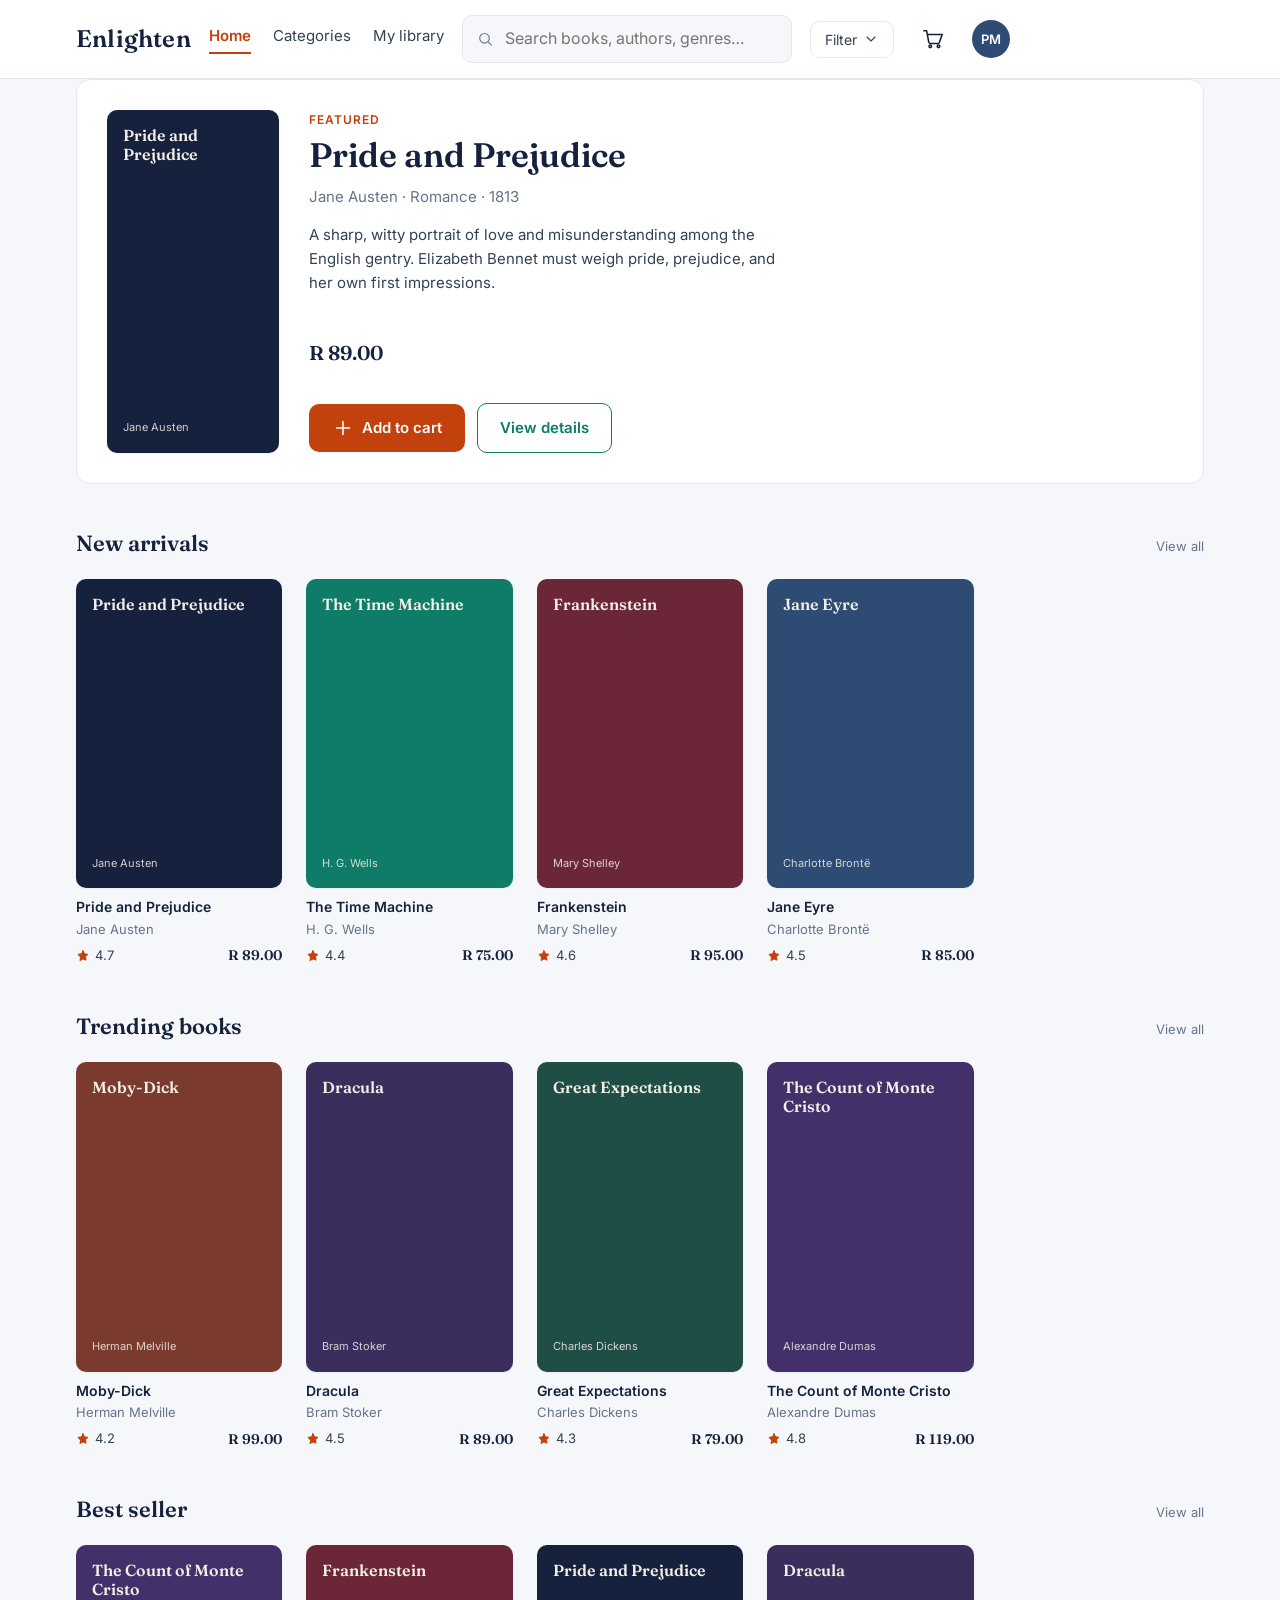
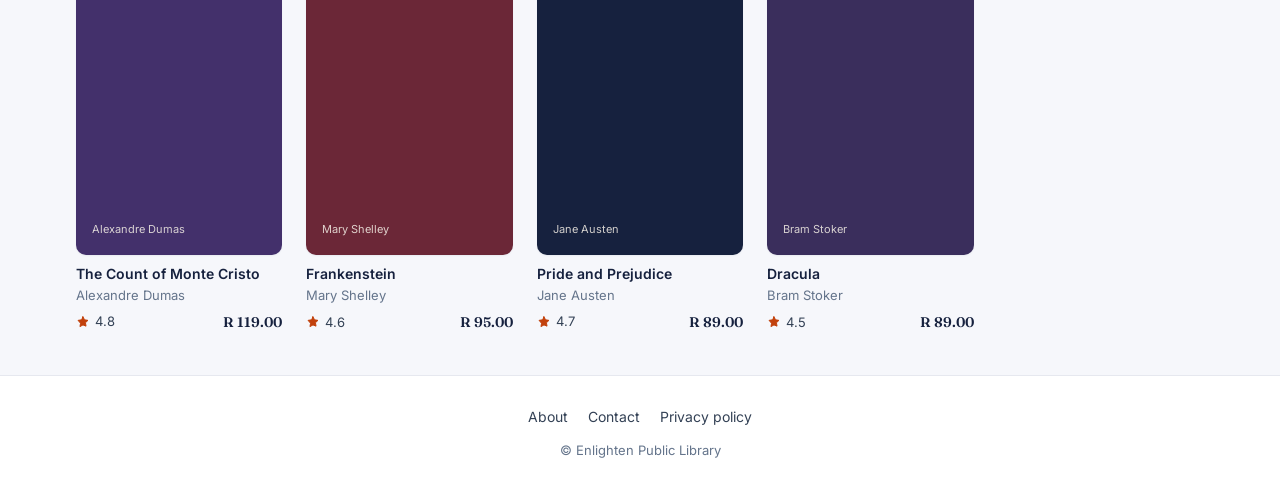
<file: index.html>
<!DOCTYPE html>
<html lang="en">
<head>
<meta charset="UTF-8">
<meta name="viewport" content="width=device-width, initial-scale=1">
<meta name="description" content="Enlighten - a public eBook library and store.">
<title>Enlighten - Public Library</title>
<link rel="preconnect" href="https://fonts.googleapis.com">
<link rel="preconnect" href="https://fonts.gstatic.com" crossorigin>
<link href="https://fonts.googleapis.com/css2?family=Fraunces:opsz,wght@9..144,500;9..144,600&family=Inter:wght@400;500;600&display=swap" rel="stylesheet">
<link rel="stylesheet" href="styles.css">
</head>
<body data-page="home">
<a class="skip-link" href="#main">Skip to content</a>

<header class="site-header">
  <div class="container header-inner">
    <button class="icon-btn burger" data-action="open-menu" aria-label="Open menu" aria-expanded="false">
      <svg viewBox="0 0 24 24" aria-hidden="true"><path d="M4 7h16M4 12h16M4 17h16"/></svg>
    </button>
    <a class="logo" href="index.html">Enlighten</a>
    <nav class="primary-nav" aria-label="Primary">
      <a href="index.html" data-nav="home">Home</a>
      <a href="categories.html" data-nav="categories">Categories</a>
      <a href="library.html" data-nav="library">My library</a>
    </nav>
    <label class="search">
      <svg viewBox="0 0 24 24" aria-hidden="true"><circle cx="11" cy="11" r="7"/><path d="M21 21l-4.3-4.3"/></svg>
      <input type="search" placeholder="Search books, authors, genres…" aria-label="Search the catalogue">
    </label>
    <button class="filter-btn">Filter <svg viewBox="0 0 24 24" aria-hidden="true"><path d="M6 9l6 6 6-6"/></svg></button>
    <a class="icon-btn cart-btn" href="cart.html" aria-label="View cart">
      <svg viewBox="0 0 24 24" aria-hidden="true"><circle cx="9" cy="20" r="1.4"/><circle cx="18" cy="20" r="1.4"/><path d="M2 3h3l2.4 12.4a2 2 0 0 0 2 1.6h7.7a2 2 0 0 0 2-1.6L22 7H6"/></svg>
      <span class="cart-count empty" id="cartCount" aria-hidden="true">0</span>
    </a>
    <span class="avatar" title="Phatsimo">PM</span>
  </div>
</header>

<nav class="drawer nav-drawer" id="navDrawer" aria-label="Mobile menu" aria-hidden="true">
  <button class="icon-btn drawer-close" data-action="close-menu" aria-label="Close menu">
    <svg viewBox="0 0 24 24" aria-hidden="true"><path d="M6 6l12 12M18 6L6 18"/></svg>
  </button>
  <span class="logo">Enlighten</span>
  <a href="index.html" data-nav="home">Home</a>
  <a href="categories.html" data-nav="categories">Categories</a>
  <a href="library.html" data-nav="library">My library</a>
  <a href="cart.html">Cart</a>
</nav>

<div class="scrim" id="scrim" data-action="close-menu" hidden></div>

<main id="main" class="container"></main>

<footer class="site-footer">
  <div class="container footer-inner">
    <nav class="footer-links" aria-label="Footer">
      <a href="about.html">About</a>
      <a href="contact.html">Contact</a>
      <a href="privacy.html">Privacy policy</a>
    </nav>
    <p class="footer-copy">© Enlighten Public Library</p>
  </div>
</footer>

<div class="toast" id="toast" role="status" aria-live="polite"></div>

<script src="data.js"></script>
<script src="app.js"></script>
</body>
</html>
</file>
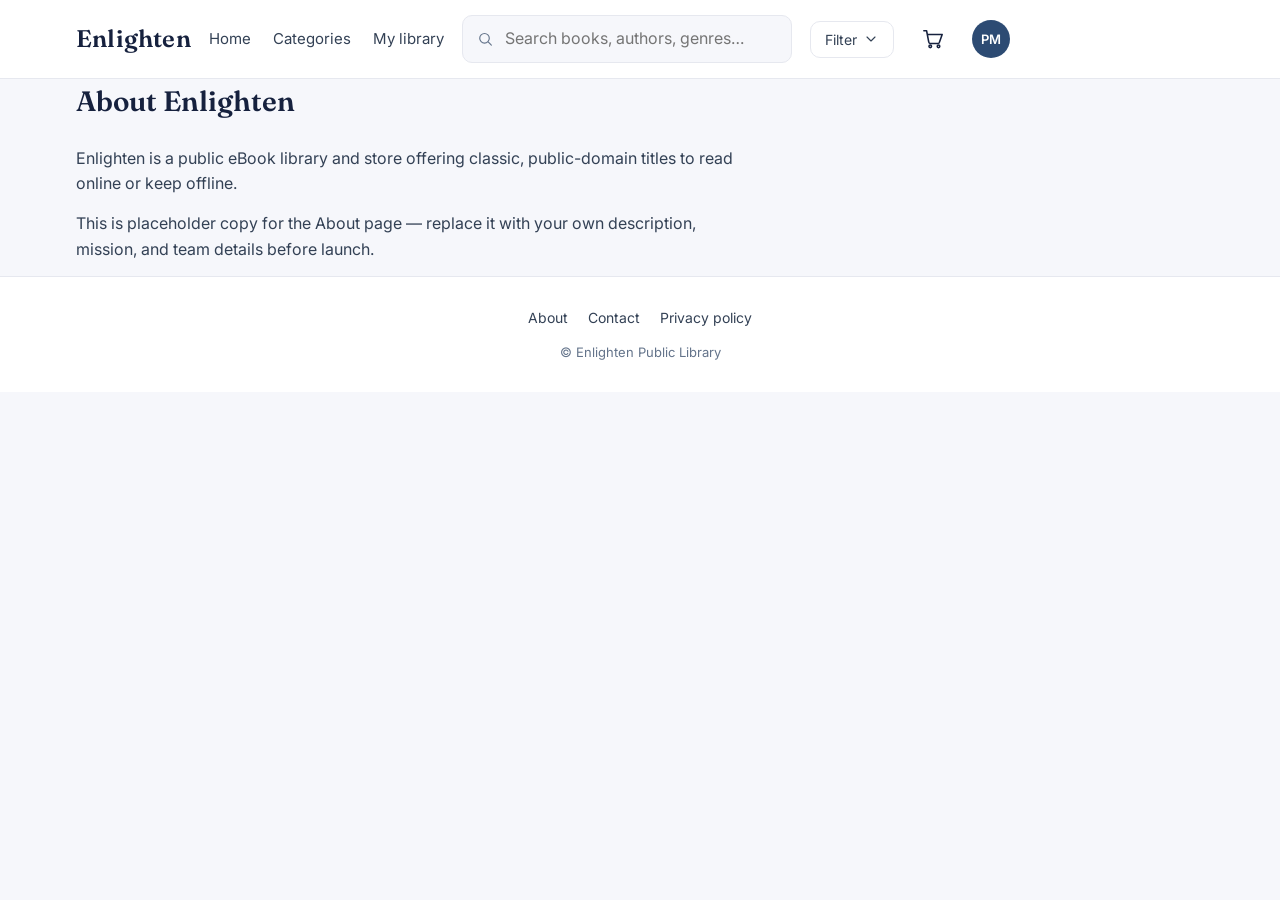
<file: about.html>
<!DOCTYPE html>
<html lang="en">
<head>
<meta charset="UTF-8">
<meta name="viewport" content="width=device-width, initial-scale=1">
<meta name="description" content="Enlighten - a public eBook library and store.">
<title>About - Enlighten</title>
<link rel="preconnect" href="https://fonts.googleapis.com">
<link rel="preconnect" href="https://fonts.gstatic.com" crossorigin>
<link href="https://fonts.googleapis.com/css2?family=Fraunces:opsz,wght@9..144,500;9..144,600&family=Inter:wght@400;500;600&display=swap" rel="stylesheet">
<link rel="stylesheet" href="styles.css">
</head>
<body data-page="about">
<a class="skip-link" href="#main">Skip to content</a>

<header class="site-header">
  <div class="container header-inner">
    <button class="icon-btn burger" data-action="open-menu" aria-label="Open menu" aria-expanded="false">
      <svg viewBox="0 0 24 24" aria-hidden="true"><path d="M4 7h16M4 12h16M4 17h16"/></svg>
    </button>
    <a class="logo" href="index.html">Enlighten</a>
    <nav class="primary-nav" aria-label="Primary">
      <a href="index.html" data-nav="home">Home</a>
      <a href="categories.html" data-nav="categories">Categories</a>
      <a href="library.html" data-nav="library">My library</a>
    </nav>
    <label class="search">
      <svg viewBox="0 0 24 24" aria-hidden="true"><circle cx="11" cy="11" r="7"/><path d="M21 21l-4.3-4.3"/></svg>
      <input type="search" placeholder="Search books, authors, genres…" aria-label="Search the catalogue">
    </label>
    <button class="filter-btn">Filter <svg viewBox="0 0 24 24" aria-hidden="true"><path d="M6 9l6 6 6-6"/></svg></button>
    <a class="icon-btn cart-btn" href="cart.html" aria-label="View cart">
      <svg viewBox="0 0 24 24" aria-hidden="true"><circle cx="9" cy="20" r="1.4"/><circle cx="18" cy="20" r="1.4"/><path d="M2 3h3l2.4 12.4a2 2 0 0 0 2 1.6h7.7a2 2 0 0 0 2-1.6L22 7H6"/></svg>
      <span class="cart-count empty" id="cartCount" aria-hidden="true">0</span>
    </a>
    <span class="avatar" title="Phatsimo">PM</span>
  </div>
</header>

<nav class="drawer nav-drawer" id="navDrawer" aria-label="Mobile menu" aria-hidden="true">
  <button class="icon-btn drawer-close" data-action="close-menu" aria-label="Close menu">
    <svg viewBox="0 0 24 24" aria-hidden="true"><path d="M6 6l12 12M18 6L6 18"/></svg>
  </button>
  <span class="logo">Enlighten</span>
  <a href="index.html" data-nav="home">Home</a>
  <a href="categories.html" data-nav="categories">Categories</a>
  <a href="library.html" data-nav="library">My library</a>
  <a href="cart.html">Cart</a>
</nav>

<div class="scrim" id="scrim" data-action="close-menu" hidden></div>

<main id="main" class="container"><h1 class="page-title">About Enlighten</h1>
    <div class="prose">
      <p>Enlighten is a public eBook library and store offering classic, public-domain titles
      to read online or keep offline.</p>
      <p>This is placeholder copy for the About page — replace it with your own description,
      mission, and team details before launch.</p>
    </div></main>

<footer class="site-footer">
  <div class="container footer-inner">
    <nav class="footer-links" aria-label="Footer">
      <a href="about.html">About</a>
      <a href="contact.html">Contact</a>
      <a href="privacy.html">Privacy policy</a>
    </nav>
    <p class="footer-copy">© Enlighten Public Library</p>
  </div>
</footer>

<div class="toast" id="toast" role="status" aria-live="polite"></div>

<script src="data.js"></script>
<script src="app.js"></script>
</body>
</html>
</file>
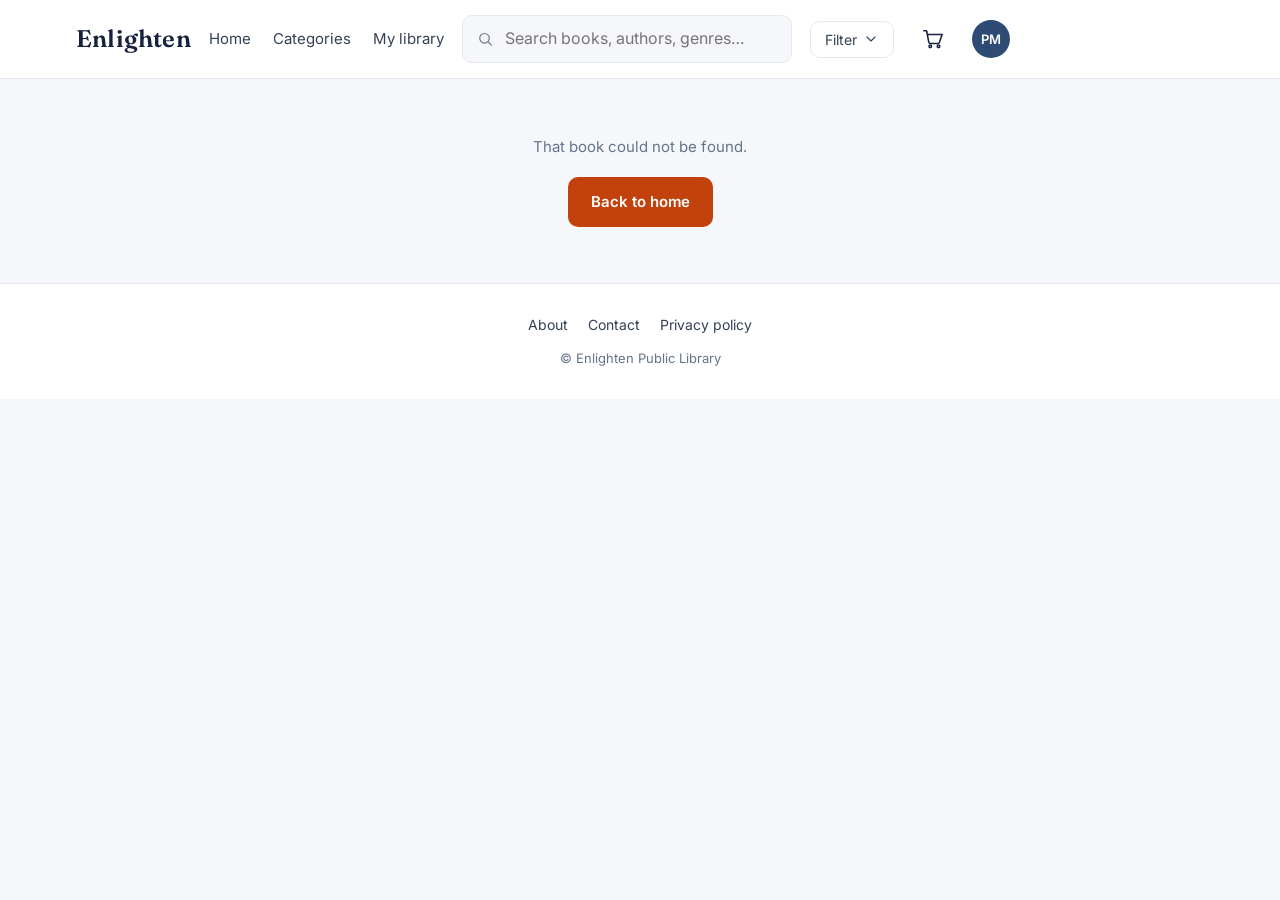
<file: book.html>
<!DOCTYPE html>
<html lang="en">
<head>
<meta charset="UTF-8">
<meta name="viewport" content="width=device-width, initial-scale=1">
<meta name="description" content="Enlighten - a public eBook library and store.">
<title>Book - Enlighten</title>
<link rel="preconnect" href="https://fonts.googleapis.com">
<link rel="preconnect" href="https://fonts.gstatic.com" crossorigin>
<link href="https://fonts.googleapis.com/css2?family=Fraunces:opsz,wght@9..144,500;9..144,600&family=Inter:wght@400;500;600&display=swap" rel="stylesheet">
<link rel="stylesheet" href="styles.css">
</head>
<body data-page="book">
<a class="skip-link" href="#main">Skip to content</a>

<header class="site-header">
  <div class="container header-inner">
    <button class="icon-btn burger" data-action="open-menu" aria-label="Open menu" aria-expanded="false">
      <svg viewBox="0 0 24 24" aria-hidden="true"><path d="M4 7h16M4 12h16M4 17h16"/></svg>
    </button>
    <a class="logo" href="index.html">Enlighten</a>
    <nav class="primary-nav" aria-label="Primary">
      <a href="index.html" data-nav="home">Home</a>
      <a href="categories.html" data-nav="categories">Categories</a>
      <a href="library.html" data-nav="library">My library</a>
    </nav>
    <label class="search">
      <svg viewBox="0 0 24 24" aria-hidden="true"><circle cx="11" cy="11" r="7"/><path d="M21 21l-4.3-4.3"/></svg>
      <input type="search" placeholder="Search books, authors, genres…" aria-label="Search the catalogue">
    </label>
    <button class="filter-btn">Filter <svg viewBox="0 0 24 24" aria-hidden="true"><path d="M6 9l6 6 6-6"/></svg></button>
    <a class="icon-btn cart-btn" href="cart.html" aria-label="View cart">
      <svg viewBox="0 0 24 24" aria-hidden="true"><circle cx="9" cy="20" r="1.4"/><circle cx="18" cy="20" r="1.4"/><path d="M2 3h3l2.4 12.4a2 2 0 0 0 2 1.6h7.7a2 2 0 0 0 2-1.6L22 7H6"/></svg>
      <span class="cart-count empty" id="cartCount" aria-hidden="true">0</span>
    </a>
    <span class="avatar" title="Phatsimo">PM</span>
  </div>
</header>

<nav class="drawer nav-drawer" id="navDrawer" aria-label="Mobile menu" aria-hidden="true">
  <button class="icon-btn drawer-close" data-action="close-menu" aria-label="Close menu">
    <svg viewBox="0 0 24 24" aria-hidden="true"><path d="M6 6l12 12M18 6L6 18"/></svg>
  </button>
  <span class="logo">Enlighten</span>
  <a href="index.html" data-nav="home">Home</a>
  <a href="categories.html" data-nav="categories">Categories</a>
  <a href="library.html" data-nav="library">My library</a>
  <a href="cart.html">Cart</a>
</nav>

<div class="scrim" id="scrim" data-action="close-menu" hidden></div>

<main id="main" class="container"></main>

<footer class="site-footer">
  <div class="container footer-inner">
    <nav class="footer-links" aria-label="Footer">
      <a href="about.html">About</a>
      <a href="contact.html">Contact</a>
      <a href="privacy.html">Privacy policy</a>
    </nav>
    <p class="footer-copy">© Enlighten Public Library</p>
  </div>
</footer>

<div class="toast" id="toast" role="status" aria-live="polite"></div>

<script src="data.js"></script>
<script src="app.js"></script>
</body>
</html>
</file>
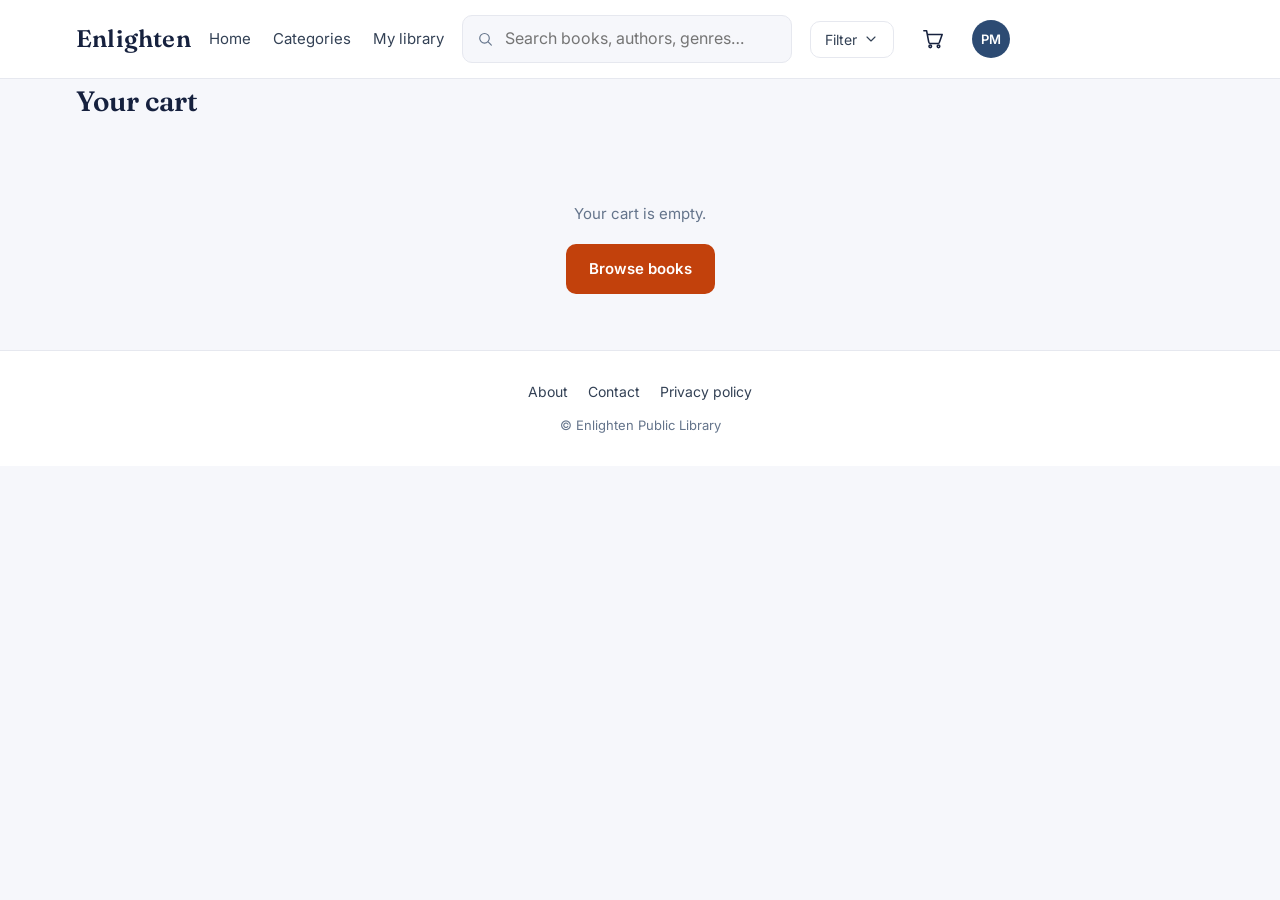
<file: cart.html>
<!DOCTYPE html>
<html lang="en">
<head>
<meta charset="UTF-8">
<meta name="viewport" content="width=device-width, initial-scale=1">
<meta name="description" content="Enlighten - a public eBook library and store.">
<title>Your cart - Enlighten</title>
<link rel="preconnect" href="https://fonts.googleapis.com">
<link rel="preconnect" href="https://fonts.gstatic.com" crossorigin>
<link href="https://fonts.googleapis.com/css2?family=Fraunces:opsz,wght@9..144,500;9..144,600&family=Inter:wght@400;500;600&display=swap" rel="stylesheet">
<link rel="stylesheet" href="styles.css">
</head>
<body data-page="cart">
<a class="skip-link" href="#main">Skip to content</a>

<header class="site-header">
  <div class="container header-inner">
    <button class="icon-btn burger" data-action="open-menu" aria-label="Open menu" aria-expanded="false">
      <svg viewBox="0 0 24 24" aria-hidden="true"><path d="M4 7h16M4 12h16M4 17h16"/></svg>
    </button>
    <a class="logo" href="index.html">Enlighten</a>
    <nav class="primary-nav" aria-label="Primary">
      <a href="index.html" data-nav="home">Home</a>
      <a href="categories.html" data-nav="categories">Categories</a>
      <a href="library.html" data-nav="library">My library</a>
    </nav>
    <label class="search">
      <svg viewBox="0 0 24 24" aria-hidden="true"><circle cx="11" cy="11" r="7"/><path d="M21 21l-4.3-4.3"/></svg>
      <input type="search" placeholder="Search books, authors, genres…" aria-label="Search the catalogue">
    </label>
    <button class="filter-btn">Filter <svg viewBox="0 0 24 24" aria-hidden="true"><path d="M6 9l6 6 6-6"/></svg></button>
    <a class="icon-btn cart-btn" href="cart.html" aria-label="View cart">
      <svg viewBox="0 0 24 24" aria-hidden="true"><circle cx="9" cy="20" r="1.4"/><circle cx="18" cy="20" r="1.4"/><path d="M2 3h3l2.4 12.4a2 2 0 0 0 2 1.6h7.7a2 2 0 0 0 2-1.6L22 7H6"/></svg>
      <span class="cart-count empty" id="cartCount" aria-hidden="true">0</span>
    </a>
    <span class="avatar" title="Phatsimo">PM</span>
  </div>
</header>

<nav class="drawer nav-drawer" id="navDrawer" aria-label="Mobile menu" aria-hidden="true">
  <button class="icon-btn drawer-close" data-action="close-menu" aria-label="Close menu">
    <svg viewBox="0 0 24 24" aria-hidden="true"><path d="M6 6l12 12M18 6L6 18"/></svg>
  </button>
  <span class="logo">Enlighten</span>
  <a href="index.html" data-nav="home">Home</a>
  <a href="categories.html" data-nav="categories">Categories</a>
  <a href="library.html" data-nav="library">My library</a>
  <a href="cart.html">Cart</a>
</nav>

<div class="scrim" id="scrim" data-action="close-menu" hidden></div>

<main id="main" class="container"></main>

<footer class="site-footer">
  <div class="container footer-inner">
    <nav class="footer-links" aria-label="Footer">
      <a href="about.html">About</a>
      <a href="contact.html">Contact</a>
      <a href="privacy.html">Privacy policy</a>
    </nav>
    <p class="footer-copy">© Enlighten Public Library</p>
  </div>
</footer>

<div class="toast" id="toast" role="status" aria-live="polite"></div>

<script src="data.js"></script>
<script src="app.js"></script>
</body>
</html>
</file>
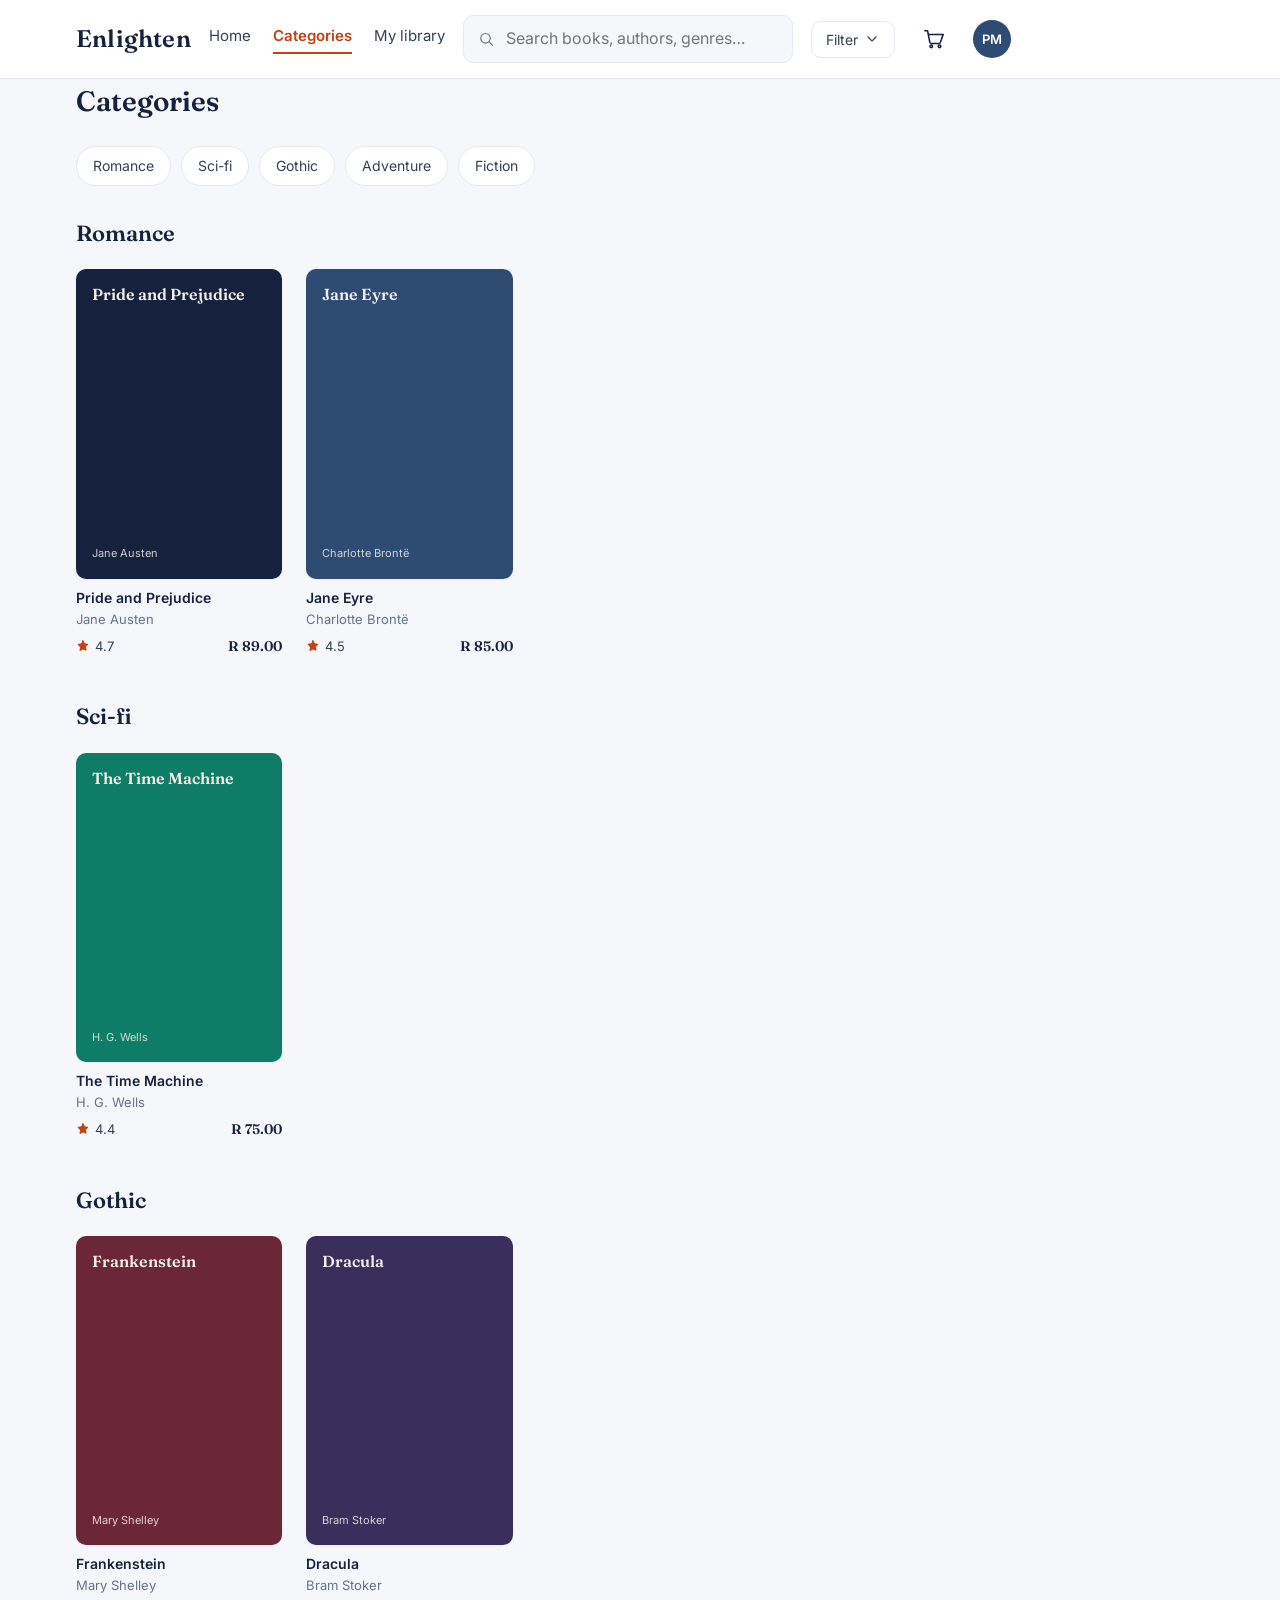
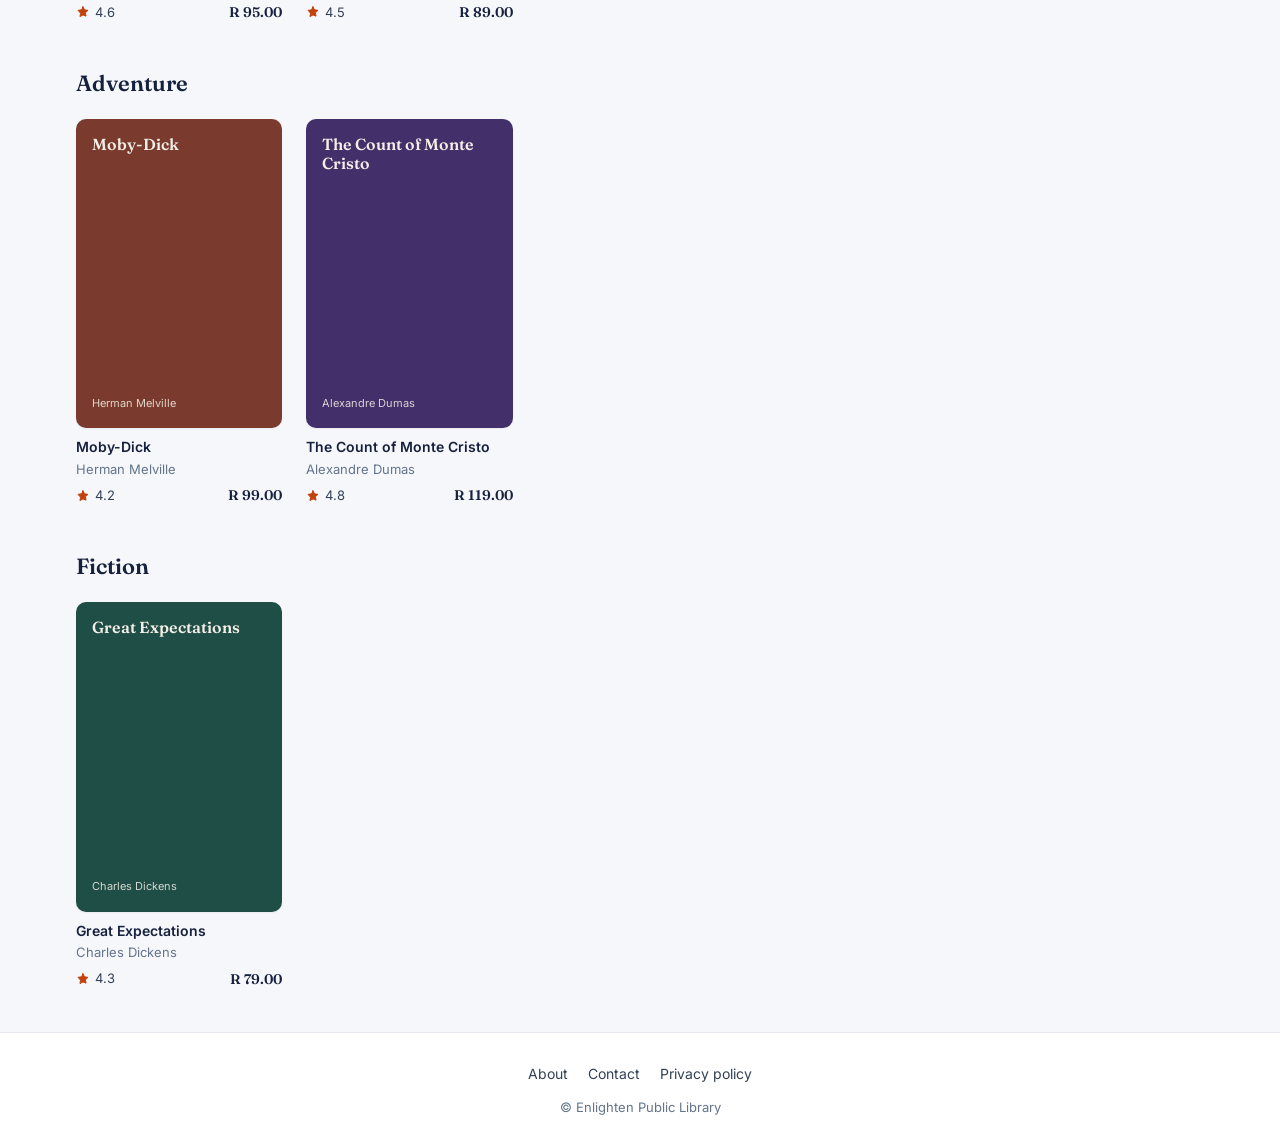
<file: categories.html>
<!DOCTYPE html>
<html lang="en">
<head>
<meta charset="UTF-8">
<meta name="viewport" content="width=device-width, initial-scale=1">
<meta name="description" content="Enlighten - a public eBook library and store.">
<title>Categories - Enlighten</title>
<link rel="preconnect" href="https://fonts.googleapis.com">
<link rel="preconnect" href="https://fonts.gstatic.com" crossorigin>
<link href="https://fonts.googleapis.com/css2?family=Fraunces:opsz,wght@9..144,500;9..144,600&family=Inter:wght@400;500;600&display=swap" rel="stylesheet">
<link rel="stylesheet" href="styles.css">
</head>
<body data-page="categories">
<a class="skip-link" href="#main">Skip to content</a>

<header class="site-header">
  <div class="container header-inner">
    <button class="icon-btn burger" data-action="open-menu" aria-label="Open menu" aria-expanded="false">
      <svg viewBox="0 0 24 24" aria-hidden="true"><path d="M4 7h16M4 12h16M4 17h16"/></svg>
    </button>
    <a class="logo" href="index.html">Enlighten</a>
    <nav class="primary-nav" aria-label="Primary">
      <a href="index.html" data-nav="home">Home</a>
      <a href="categories.html" data-nav="categories">Categories</a>
      <a href="library.html" data-nav="library">My library</a>
    </nav>
    <label class="search">
      <svg viewBox="0 0 24 24" aria-hidden="true"><circle cx="11" cy="11" r="7"/><path d="M21 21l-4.3-4.3"/></svg>
      <input type="search" placeholder="Search books, authors, genres…" aria-label="Search the catalogue">
    </label>
    <button class="filter-btn">Filter <svg viewBox="0 0 24 24" aria-hidden="true"><path d="M6 9l6 6 6-6"/></svg></button>
    <a class="icon-btn cart-btn" href="cart.html" aria-label="View cart">
      <svg viewBox="0 0 24 24" aria-hidden="true"><circle cx="9" cy="20" r="1.4"/><circle cx="18" cy="20" r="1.4"/><path d="M2 3h3l2.4 12.4a2 2 0 0 0 2 1.6h7.7a2 2 0 0 0 2-1.6L22 7H6"/></svg>
      <span class="cart-count empty" id="cartCount" aria-hidden="true">0</span>
    </a>
    <span class="avatar" title="Phatsimo">PM</span>
  </div>
</header>

<nav class="drawer nav-drawer" id="navDrawer" aria-label="Mobile menu" aria-hidden="true">
  <button class="icon-btn drawer-close" data-action="close-menu" aria-label="Close menu">
    <svg viewBox="0 0 24 24" aria-hidden="true"><path d="M6 6l12 12M18 6L6 18"/></svg>
  </button>
  <span class="logo">Enlighten</span>
  <a href="index.html" data-nav="home">Home</a>
  <a href="categories.html" data-nav="categories">Categories</a>
  <a href="library.html" data-nav="library">My library</a>
  <a href="cart.html">Cart</a>
</nav>

<div class="scrim" id="scrim" data-action="close-menu" hidden></div>

<main id="main" class="container"></main>

<footer class="site-footer">
  <div class="container footer-inner">
    <nav class="footer-links" aria-label="Footer">
      <a href="about.html">About</a>
      <a href="contact.html">Contact</a>
      <a href="privacy.html">Privacy policy</a>
    </nav>
    <p class="footer-copy">© Enlighten Public Library</p>
  </div>
</footer>

<div class="toast" id="toast" role="status" aria-live="polite"></div>

<script src="data.js"></script>
<script src="app.js"></script>
</body>
</html>
</file>
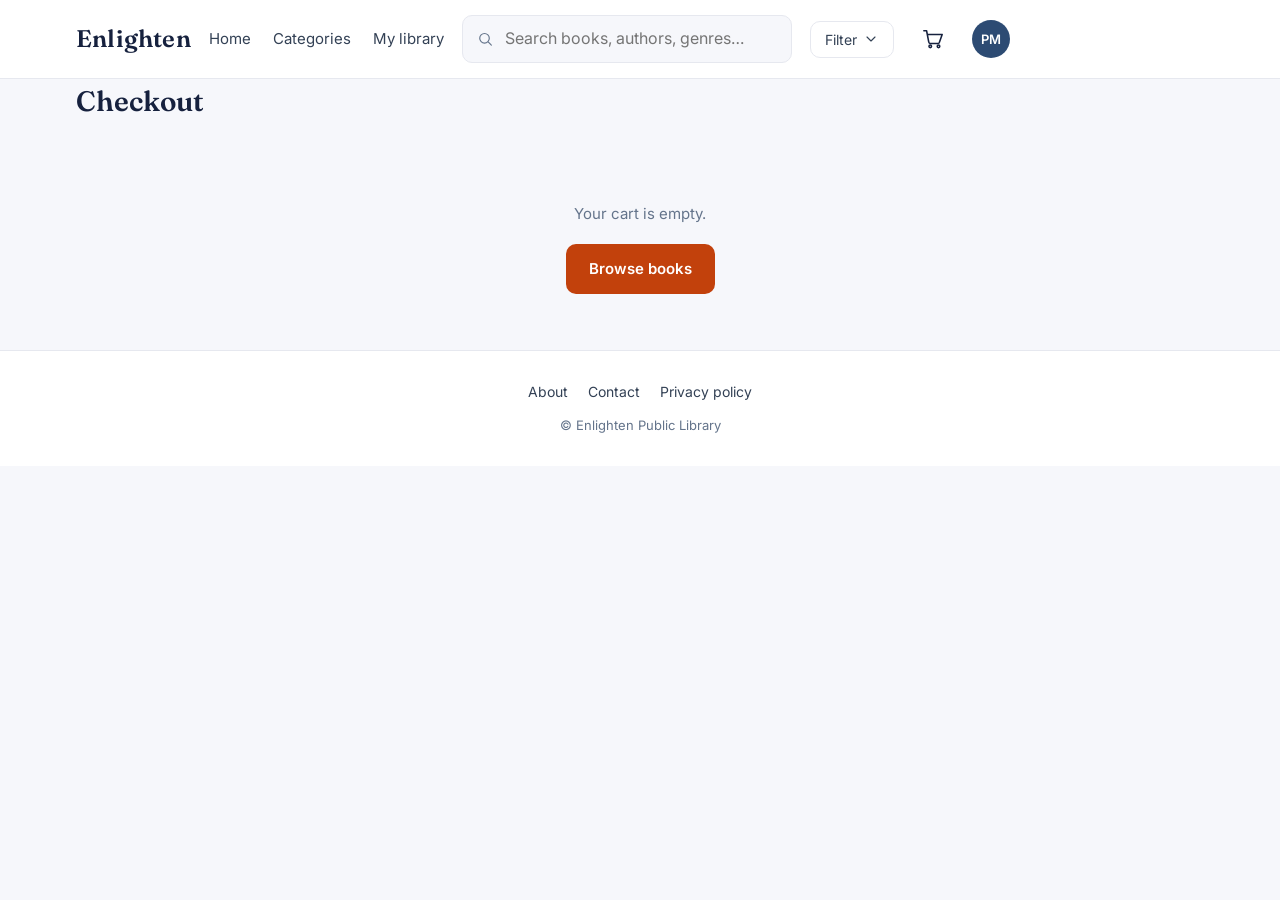
<file: checkout.html>
<!DOCTYPE html>
<html lang="en">
<head>
<meta charset="UTF-8">
<meta name="viewport" content="width=device-width, initial-scale=1">
<meta name="description" content="Enlighten - a public eBook library and store.">
<title>Checkout - Enlighten</title>
<link rel="preconnect" href="https://fonts.googleapis.com">
<link rel="preconnect" href="https://fonts.gstatic.com" crossorigin>
<link href="https://fonts.googleapis.com/css2?family=Fraunces:opsz,wght@9..144,500;9..144,600&family=Inter:wght@400;500;600&display=swap" rel="stylesheet">
<link rel="stylesheet" href="styles.css">
</head>
<body data-page="checkout">
<a class="skip-link" href="#main">Skip to content</a>

<header class="site-header">
  <div class="container header-inner">
    <button class="icon-btn burger" data-action="open-menu" aria-label="Open menu" aria-expanded="false">
      <svg viewBox="0 0 24 24" aria-hidden="true"><path d="M4 7h16M4 12h16M4 17h16"/></svg>
    </button>
    <a class="logo" href="index.html">Enlighten</a>
    <nav class="primary-nav" aria-label="Primary">
      <a href="index.html" data-nav="home">Home</a>
      <a href="categories.html" data-nav="categories">Categories</a>
      <a href="library.html" data-nav="library">My library</a>
    </nav>
    <label class="search">
      <svg viewBox="0 0 24 24" aria-hidden="true"><circle cx="11" cy="11" r="7"/><path d="M21 21l-4.3-4.3"/></svg>
      <input type="search" placeholder="Search books, authors, genres…" aria-label="Search the catalogue">
    </label>
    <button class="filter-btn">Filter <svg viewBox="0 0 24 24" aria-hidden="true"><path d="M6 9l6 6 6-6"/></svg></button>
    <a class="icon-btn cart-btn" href="cart.html" aria-label="View cart">
      <svg viewBox="0 0 24 24" aria-hidden="true"><circle cx="9" cy="20" r="1.4"/><circle cx="18" cy="20" r="1.4"/><path d="M2 3h3l2.4 12.4a2 2 0 0 0 2 1.6h7.7a2 2 0 0 0 2-1.6L22 7H6"/></svg>
      <span class="cart-count empty" id="cartCount" aria-hidden="true">0</span>
    </a>
    <span class="avatar" title="Phatsimo">PM</span>
  </div>
</header>

<nav class="drawer nav-drawer" id="navDrawer" aria-label="Mobile menu" aria-hidden="true">
  <button class="icon-btn drawer-close" data-action="close-menu" aria-label="Close menu">
    <svg viewBox="0 0 24 24" aria-hidden="true"><path d="M6 6l12 12M18 6L6 18"/></svg>
  </button>
  <span class="logo">Enlighten</span>
  <a href="index.html" data-nav="home">Home</a>
  <a href="categories.html" data-nav="categories">Categories</a>
  <a href="library.html" data-nav="library">My library</a>
  <a href="cart.html">Cart</a>
</nav>

<div class="scrim" id="scrim" data-action="close-menu" hidden></div>

<main id="main" class="container"></main>

<footer class="site-footer">
  <div class="container footer-inner">
    <nav class="footer-links" aria-label="Footer">
      <a href="about.html">About</a>
      <a href="contact.html">Contact</a>
      <a href="privacy.html">Privacy policy</a>
    </nav>
    <p class="footer-copy">© Enlighten Public Library</p>
  </div>
</footer>

<div class="toast" id="toast" role="status" aria-live="polite"></div>

<script src="data.js"></script>
<script src="app.js"></script>
</body>
</html>
</file>
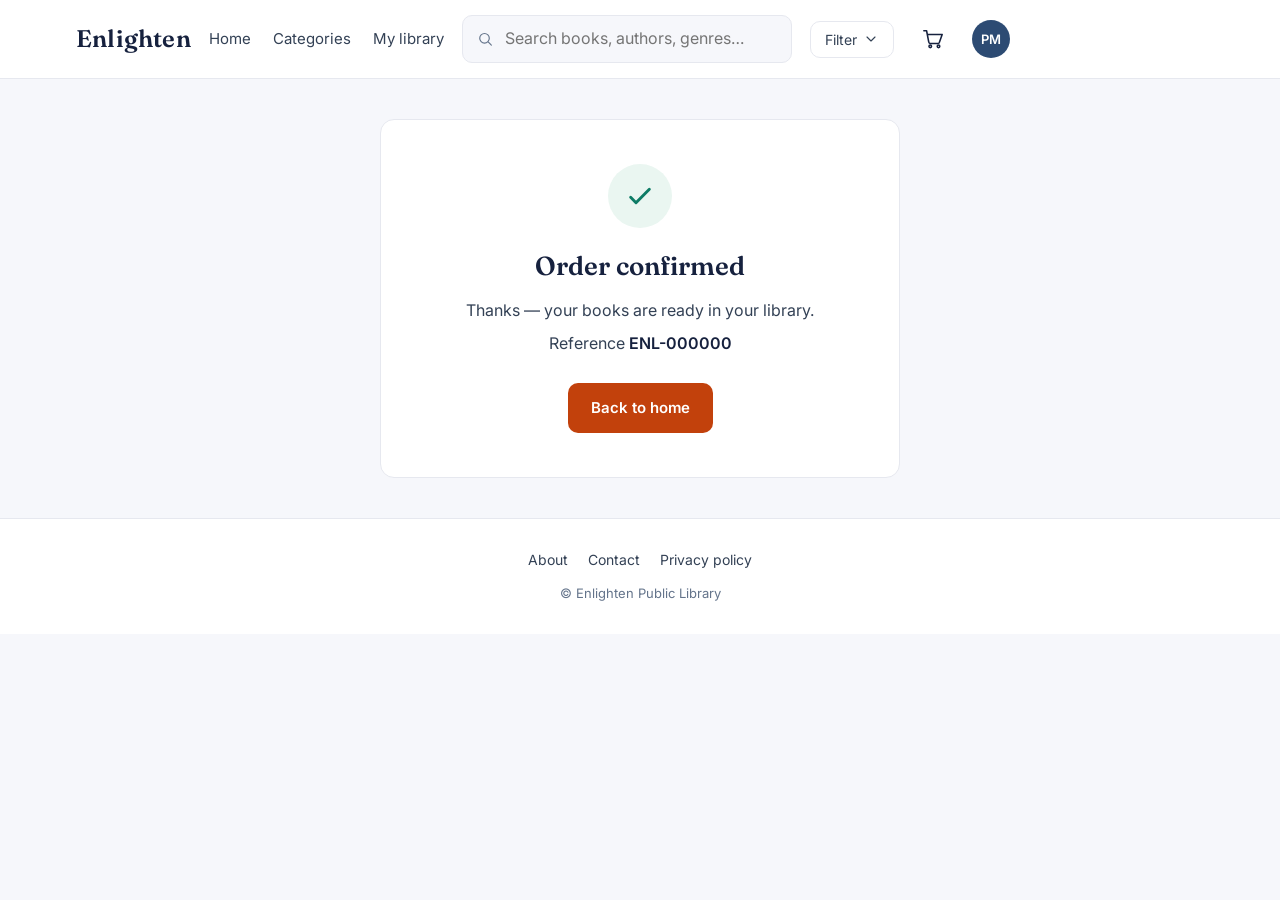
<file: confirmation.html>
<!DOCTYPE html>
<html lang="en">
<head>
<meta charset="UTF-8">
<meta name="viewport" content="width=device-width, initial-scale=1">
<meta name="description" content="Enlighten - a public eBook library and store.">
<title>Order confirmed - Enlighten</title>
<link rel="preconnect" href="https://fonts.googleapis.com">
<link rel="preconnect" href="https://fonts.gstatic.com" crossorigin>
<link href="https://fonts.googleapis.com/css2?family=Fraunces:opsz,wght@9..144,500;9..144,600&family=Inter:wght@400;500;600&display=swap" rel="stylesheet">
<link rel="stylesheet" href="styles.css">
</head>
<body data-page="confirmation">
<a class="skip-link" href="#main">Skip to content</a>

<header class="site-header">
  <div class="container header-inner">
    <button class="icon-btn burger" data-action="open-menu" aria-label="Open menu" aria-expanded="false">
      <svg viewBox="0 0 24 24" aria-hidden="true"><path d="M4 7h16M4 12h16M4 17h16"/></svg>
    </button>
    <a class="logo" href="index.html">Enlighten</a>
    <nav class="primary-nav" aria-label="Primary">
      <a href="index.html" data-nav="home">Home</a>
      <a href="categories.html" data-nav="categories">Categories</a>
      <a href="library.html" data-nav="library">My library</a>
    </nav>
    <label class="search">
      <svg viewBox="0 0 24 24" aria-hidden="true"><circle cx="11" cy="11" r="7"/><path d="M21 21l-4.3-4.3"/></svg>
      <input type="search" placeholder="Search books, authors, genres…" aria-label="Search the catalogue">
    </label>
    <button class="filter-btn">Filter <svg viewBox="0 0 24 24" aria-hidden="true"><path d="M6 9l6 6 6-6"/></svg></button>
    <a class="icon-btn cart-btn" href="cart.html" aria-label="View cart">
      <svg viewBox="0 0 24 24" aria-hidden="true"><circle cx="9" cy="20" r="1.4"/><circle cx="18" cy="20" r="1.4"/><path d="M2 3h3l2.4 12.4a2 2 0 0 0 2 1.6h7.7a2 2 0 0 0 2-1.6L22 7H6"/></svg>
      <span class="cart-count empty" id="cartCount" aria-hidden="true">0</span>
    </a>
    <span class="avatar" title="Phatsimo">PM</span>
  </div>
</header>

<nav class="drawer nav-drawer" id="navDrawer" aria-label="Mobile menu" aria-hidden="true">
  <button class="icon-btn drawer-close" data-action="close-menu" aria-label="Close menu">
    <svg viewBox="0 0 24 24" aria-hidden="true"><path d="M6 6l12 12M18 6L6 18"/></svg>
  </button>
  <span class="logo">Enlighten</span>
  <a href="index.html" data-nav="home">Home</a>
  <a href="categories.html" data-nav="categories">Categories</a>
  <a href="library.html" data-nav="library">My library</a>
  <a href="cart.html">Cart</a>
</nav>

<div class="scrim" id="scrim" data-action="close-menu" hidden></div>

<main id="main" class="container"></main>

<footer class="site-footer">
  <div class="container footer-inner">
    <nav class="footer-links" aria-label="Footer">
      <a href="about.html">About</a>
      <a href="contact.html">Contact</a>
      <a href="privacy.html">Privacy policy</a>
    </nav>
    <p class="footer-copy">© Enlighten Public Library</p>
  </div>
</footer>

<div class="toast" id="toast" role="status" aria-live="polite"></div>

<script src="data.js"></script>
<script src="app.js"></script>
</body>
</html>
</file>
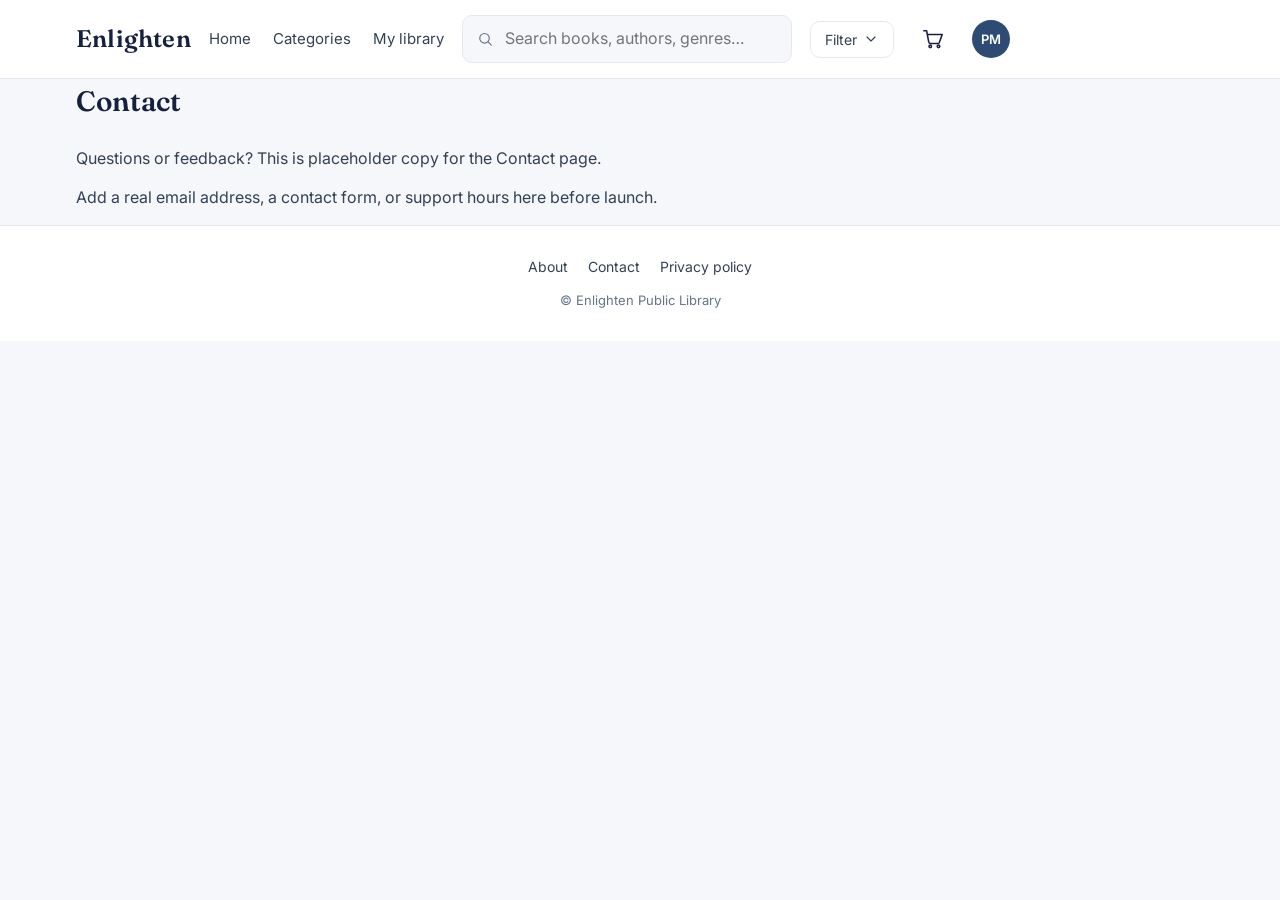
<file: contact.html>
<!DOCTYPE html>
<html lang="en">
<head>
<meta charset="UTF-8">
<meta name="viewport" content="width=device-width, initial-scale=1">
<meta name="description" content="Enlighten - a public eBook library and store.">
<title>Contact - Enlighten</title>
<link rel="preconnect" href="https://fonts.googleapis.com">
<link rel="preconnect" href="https://fonts.gstatic.com" crossorigin>
<link href="https://fonts.googleapis.com/css2?family=Fraunces:opsz,wght@9..144,500;9..144,600&family=Inter:wght@400;500;600&display=swap" rel="stylesheet">
<link rel="stylesheet" href="styles.css">
</head>
<body data-page="contact">
<a class="skip-link" href="#main">Skip to content</a>

<header class="site-header">
  <div class="container header-inner">
    <button class="icon-btn burger" data-action="open-menu" aria-label="Open menu" aria-expanded="false">
      <svg viewBox="0 0 24 24" aria-hidden="true"><path d="M4 7h16M4 12h16M4 17h16"/></svg>
    </button>
    <a class="logo" href="index.html">Enlighten</a>
    <nav class="primary-nav" aria-label="Primary">
      <a href="index.html" data-nav="home">Home</a>
      <a href="categories.html" data-nav="categories">Categories</a>
      <a href="library.html" data-nav="library">My library</a>
    </nav>
    <label class="search">
      <svg viewBox="0 0 24 24" aria-hidden="true"><circle cx="11" cy="11" r="7"/><path d="M21 21l-4.3-4.3"/></svg>
      <input type="search" placeholder="Search books, authors, genres…" aria-label="Search the catalogue">
    </label>
    <button class="filter-btn">Filter <svg viewBox="0 0 24 24" aria-hidden="true"><path d="M6 9l6 6 6-6"/></svg></button>
    <a class="icon-btn cart-btn" href="cart.html" aria-label="View cart">
      <svg viewBox="0 0 24 24" aria-hidden="true"><circle cx="9" cy="20" r="1.4"/><circle cx="18" cy="20" r="1.4"/><path d="M2 3h3l2.4 12.4a2 2 0 0 0 2 1.6h7.7a2 2 0 0 0 2-1.6L22 7H6"/></svg>
      <span class="cart-count empty" id="cartCount" aria-hidden="true">0</span>
    </a>
    <span class="avatar" title="Phatsimo">PM</span>
  </div>
</header>

<nav class="drawer nav-drawer" id="navDrawer" aria-label="Mobile menu" aria-hidden="true">
  <button class="icon-btn drawer-close" data-action="close-menu" aria-label="Close menu">
    <svg viewBox="0 0 24 24" aria-hidden="true"><path d="M6 6l12 12M18 6L6 18"/></svg>
  </button>
  <span class="logo">Enlighten</span>
  <a href="index.html" data-nav="home">Home</a>
  <a href="categories.html" data-nav="categories">Categories</a>
  <a href="library.html" data-nav="library">My library</a>
  <a href="cart.html">Cart</a>
</nav>

<div class="scrim" id="scrim" data-action="close-menu" hidden></div>

<main id="main" class="container"><h1 class="page-title">Contact</h1>
    <div class="prose">
      <p>Questions or feedback? This is placeholder copy for the Contact page.</p>
      <p>Add a real email address, a contact form, or support hours here before launch.</p>
    </div></main>

<footer class="site-footer">
  <div class="container footer-inner">
    <nav class="footer-links" aria-label="Footer">
      <a href="about.html">About</a>
      <a href="contact.html">Contact</a>
      <a href="privacy.html">Privacy policy</a>
    </nav>
    <p class="footer-copy">© Enlighten Public Library</p>
  </div>
</footer>

<div class="toast" id="toast" role="status" aria-live="polite"></div>

<script src="data.js"></script>
<script src="app.js"></script>
</body>
</html>
</file>
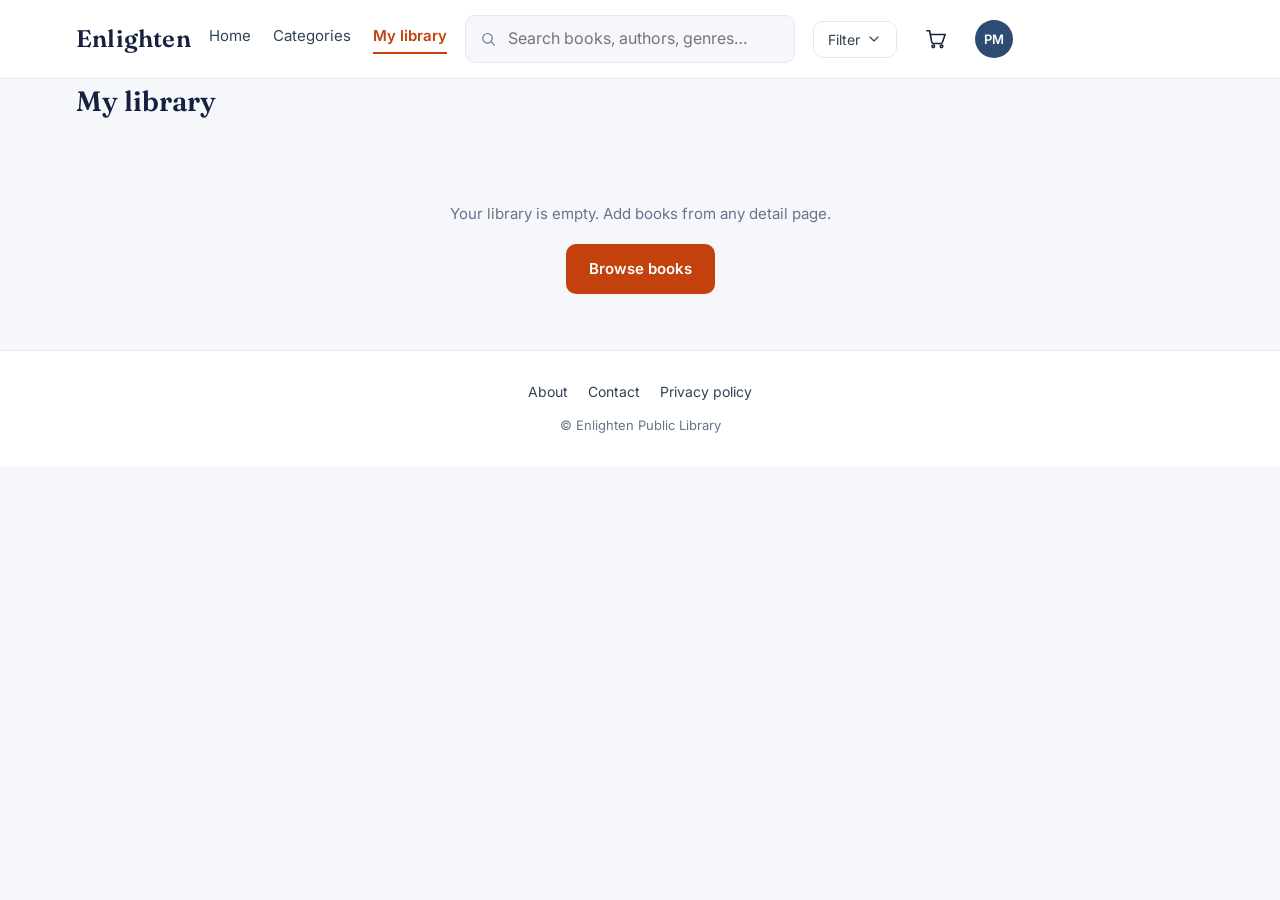
<file: library.html>
<!DOCTYPE html>
<html lang="en">
<head>
<meta charset="UTF-8">
<meta name="viewport" content="width=device-width, initial-scale=1">
<meta name="description" content="Enlighten - a public eBook library and store.">
<title>My library - Enlighten</title>
<link rel="preconnect" href="https://fonts.googleapis.com">
<link rel="preconnect" href="https://fonts.gstatic.com" crossorigin>
<link href="https://fonts.googleapis.com/css2?family=Fraunces:opsz,wght@9..144,500;9..144,600&family=Inter:wght@400;500;600&display=swap" rel="stylesheet">
<link rel="stylesheet" href="styles.css">
</head>
<body data-page="library">
<a class="skip-link" href="#main">Skip to content</a>

<header class="site-header">
  <div class="container header-inner">
    <button class="icon-btn burger" data-action="open-menu" aria-label="Open menu" aria-expanded="false">
      <svg viewBox="0 0 24 24" aria-hidden="true"><path d="M4 7h16M4 12h16M4 17h16"/></svg>
    </button>
    <a class="logo" href="index.html">Enlighten</a>
    <nav class="primary-nav" aria-label="Primary">
      <a href="index.html" data-nav="home">Home</a>
      <a href="categories.html" data-nav="categories">Categories</a>
      <a href="library.html" data-nav="library">My library</a>
    </nav>
    <label class="search">
      <svg viewBox="0 0 24 24" aria-hidden="true"><circle cx="11" cy="11" r="7"/><path d="M21 21l-4.3-4.3"/></svg>
      <input type="search" placeholder="Search books, authors, genres…" aria-label="Search the catalogue">
    </label>
    <button class="filter-btn">Filter <svg viewBox="0 0 24 24" aria-hidden="true"><path d="M6 9l6 6 6-6"/></svg></button>
    <a class="icon-btn cart-btn" href="cart.html" aria-label="View cart">
      <svg viewBox="0 0 24 24" aria-hidden="true"><circle cx="9" cy="20" r="1.4"/><circle cx="18" cy="20" r="1.4"/><path d="M2 3h3l2.4 12.4a2 2 0 0 0 2 1.6h7.7a2 2 0 0 0 2-1.6L22 7H6"/></svg>
      <span class="cart-count empty" id="cartCount" aria-hidden="true">0</span>
    </a>
    <span class="avatar" title="Phatsimo">PM</span>
  </div>
</header>

<nav class="drawer nav-drawer" id="navDrawer" aria-label="Mobile menu" aria-hidden="true">
  <button class="icon-btn drawer-close" data-action="close-menu" aria-label="Close menu">
    <svg viewBox="0 0 24 24" aria-hidden="true"><path d="M6 6l12 12M18 6L6 18"/></svg>
  </button>
  <span class="logo">Enlighten</span>
  <a href="index.html" data-nav="home">Home</a>
  <a href="categories.html" data-nav="categories">Categories</a>
  <a href="library.html" data-nav="library">My library</a>
  <a href="cart.html">Cart</a>
</nav>

<div class="scrim" id="scrim" data-action="close-menu" hidden></div>

<main id="main" class="container"></main>

<footer class="site-footer">
  <div class="container footer-inner">
    <nav class="footer-links" aria-label="Footer">
      <a href="about.html">About</a>
      <a href="contact.html">Contact</a>
      <a href="privacy.html">Privacy policy</a>
    </nav>
    <p class="footer-copy">© Enlighten Public Library</p>
  </div>
</footer>

<div class="toast" id="toast" role="status" aria-live="polite"></div>

<script src="data.js"></script>
<script src="app.js"></script>
</body>
</html>
</file>
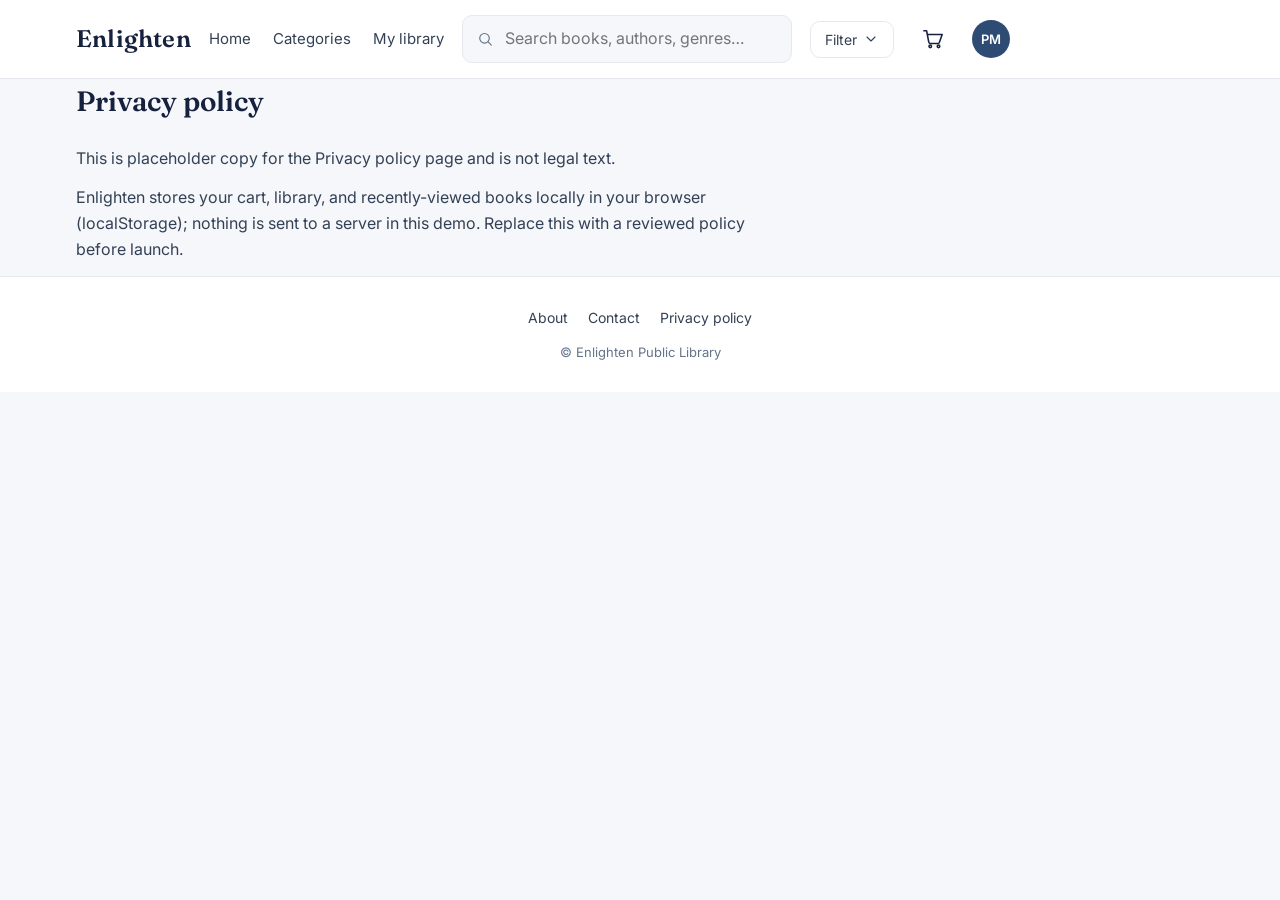
<file: privacy.html>
<!DOCTYPE html>
<html lang="en">
<head>
<meta charset="UTF-8">
<meta name="viewport" content="width=device-width, initial-scale=1">
<meta name="description" content="Enlighten - a public eBook library and store.">
<title>Privacy policy - Enlighten</title>
<link rel="preconnect" href="https://fonts.googleapis.com">
<link rel="preconnect" href="https://fonts.gstatic.com" crossorigin>
<link href="https://fonts.googleapis.com/css2?family=Fraunces:opsz,wght@9..144,500;9..144,600&family=Inter:wght@400;500;600&display=swap" rel="stylesheet">
<link rel="stylesheet" href="styles.css">
</head>
<body data-page="privacy">
<a class="skip-link" href="#main">Skip to content</a>

<header class="site-header">
  <div class="container header-inner">
    <button class="icon-btn burger" data-action="open-menu" aria-label="Open menu" aria-expanded="false">
      <svg viewBox="0 0 24 24" aria-hidden="true"><path d="M4 7h16M4 12h16M4 17h16"/></svg>
    </button>
    <a class="logo" href="index.html">Enlighten</a>
    <nav class="primary-nav" aria-label="Primary">
      <a href="index.html" data-nav="home">Home</a>
      <a href="categories.html" data-nav="categories">Categories</a>
      <a href="library.html" data-nav="library">My library</a>
    </nav>
    <label class="search">
      <svg viewBox="0 0 24 24" aria-hidden="true"><circle cx="11" cy="11" r="7"/><path d="M21 21l-4.3-4.3"/></svg>
      <input type="search" placeholder="Search books, authors, genres…" aria-label="Search the catalogue">
    </label>
    <button class="filter-btn">Filter <svg viewBox="0 0 24 24" aria-hidden="true"><path d="M6 9l6 6 6-6"/></svg></button>
    <a class="icon-btn cart-btn" href="cart.html" aria-label="View cart">
      <svg viewBox="0 0 24 24" aria-hidden="true"><circle cx="9" cy="20" r="1.4"/><circle cx="18" cy="20" r="1.4"/><path d="M2 3h3l2.4 12.4a2 2 0 0 0 2 1.6h7.7a2 2 0 0 0 2-1.6L22 7H6"/></svg>
      <span class="cart-count empty" id="cartCount" aria-hidden="true">0</span>
    </a>
    <span class="avatar" title="Phatsimo">PM</span>
  </div>
</header>

<nav class="drawer nav-drawer" id="navDrawer" aria-label="Mobile menu" aria-hidden="true">
  <button class="icon-btn drawer-close" data-action="close-menu" aria-label="Close menu">
    <svg viewBox="0 0 24 24" aria-hidden="true"><path d="M6 6l12 12M18 6L6 18"/></svg>
  </button>
  <span class="logo">Enlighten</span>
  <a href="index.html" data-nav="home">Home</a>
  <a href="categories.html" data-nav="categories">Categories</a>
  <a href="library.html" data-nav="library">My library</a>
  <a href="cart.html">Cart</a>
</nav>

<div class="scrim" id="scrim" data-action="close-menu" hidden></div>

<main id="main" class="container"><h1 class="page-title">Privacy policy</h1>
    <div class="prose">
      <p>This is placeholder copy for the Privacy policy page and is not legal text.</p>
      <p>Enlighten stores your cart, library, and recently-viewed books locally in your browser
      (localStorage); nothing is sent to a server in this demo. Replace this with a reviewed
      policy before launch.</p>
    </div></main>

<footer class="site-footer">
  <div class="container footer-inner">
    <nav class="footer-links" aria-label="Footer">
      <a href="about.html">About</a>
      <a href="contact.html">Contact</a>
      <a href="privacy.html">Privacy policy</a>
    </nav>
    <p class="footer-copy">© Enlighten Public Library</p>
  </div>
</footer>

<div class="toast" id="toast" role="status" aria-live="polite"></div>

<script src="data.js"></script>
<script src="app.js"></script>
</body>
</html>
</file>
<file: styles.css>
/* =====================================================================
   Enlighten — stylesheet
   1. Tokens   2. Base   3. Header   4. Drawers   5. Hero
   6. Sections + cards (hover)   7. Detail   8. Cart   9. Checkout
   10. Footer   11. Toast   12. Responsive   13. Motion
   ===================================================================== */

/* 1. TOKENS — change these to re-skin the whole site -------------------*/
:root{
  --ink:#16213E;
  --indigo:#2D4B73;
  --accent:#C2410C;          /* primary CTA */
  --accent-dark:#9A330A;
  --teal:#0E7C66;
  --slate-700:#334155;
  --slate-500:#64748B;
  --line:#E6E8EF;
  --bg:#F6F7FB;
  --surface:#FFFFFF;
  --cream:#F4EFE6;
  --danger:#B42318;
  --radius:10px;
  --radius-lg:14px;
  --shadow-card:0 1px 2px rgba(22,33,62,.06);
  --shadow-hover:0 14px 30px rgba(22,33,62,.16);
  --shadow-drawer:-12px 0 40px rgba(22,33,62,.18);
  --content:1176px;
  --display:"Fraunces",Georgia,serif;
  --body:"Inter",system-ui,-apple-system,sans-serif;
  --ease:cubic-bezier(.2,.7,.2,1);
}

/* 2. BASE --------------------------------------------------------------*/
*{box-sizing:border-box}
html{scroll-behavior:smooth}
body{margin:0;font-family:var(--body);background:var(--bg);color:var(--ink);line-height:1.6}
h1,h2,h3{font-family:var(--display);font-weight:600;margin:0;color:var(--ink)}
a{color:var(--indigo);text-decoration:none}
img{max-width:100%;display:block}
button{font-family:inherit}
svg{width:22px;height:22px;fill:none;stroke:currentColor;stroke-width:1.7;stroke-linecap:round;stroke-linejoin:round}
:focus-visible{outline:3px solid var(--accent);outline-offset:2px;border-radius:4px}
.container{max-width:var(--content);margin:0 auto;padding:0 24px}
.skip-link{position:absolute;left:-9999px;top:8px;background:var(--ink);color:#fff;padding:10px 16px;border-radius:var(--radius);z-index:100}
.skip-link:focus{left:16px}
.icon-btn{display:grid;place-items:center;width:42px;height:42px;border:none;background:none;color:var(--ink);border-radius:var(--radius);cursor:pointer}
.icon-btn:hover{background:var(--bg)}

/* 3. HEADER ------------------------------------------------------------*/
.site-header{position:sticky;top:0;z-index:30;background:var(--surface);border-bottom:1px solid var(--line)}
.header-inner{display:flex;align-items:center;gap:18px;height:78px}
.logo{font-family:var(--display);font-weight:600;font-size:24px;color:var(--ink);letter-spacing:.2px}
.primary-nav{display:flex;gap:22px;font-size:15px}
.primary-nav a{color:var(--slate-700)}
.primary-nav a:hover{color:var(--ink)}
.search{flex:1;display:flex;align-items:center;gap:10px;max-width:330px;background:var(--bg);
  border:1px solid var(--line);border-radius:var(--radius);padding:9px 14px;color:var(--slate-500)}
.search svg{width:18px;height:18px}
.search input{border:none;background:none;outline:none;font:inherit;color:var(--ink);width:100%}
.filter-btn{display:flex;align-items:center;gap:6px;font-size:14px;color:var(--slate-700);
  background:var(--surface);border:1px solid var(--line);border-radius:var(--radius);padding:9px 14px;cursor:pointer}
.filter-btn svg{width:16px;height:16px}
.cart-btn{position:relative;color:var(--ink)}
.cart-count{position:absolute;top:2px;right:2px;min-width:18px;height:18px;padding:0 5px;border-radius:20px;
  background:var(--accent);color:#fff;font-size:11px;font-weight:600;display:grid;place-items:center;line-height:1}
.cart-count.empty{display:none}
.avatar{width:38px;height:38px;border-radius:50%;background:var(--indigo);color:#fff;
  display:grid;place-items:center;font-size:13px;font-weight:600;flex:none}
.burger{display:none}

/* 4. DRAWERS -----------------------------------------------------------*/
.scrim{position:fixed;inset:0;background:rgba(22,33,62,.45);z-index:40;animation:fade .2s var(--ease)}
@keyframes fade{from{opacity:0}to{opacity:1}}
.drawer{position:fixed;top:0;height:100%;background:var(--surface);z-index:50;
  transform:translateX(var(--off));transition:transform .28s var(--ease);display:flex;flex-direction:column}
.nav-drawer{left:0;width:270px;--off:-100%;padding:22px;gap:6px}
.cart-drawer{right:0;width:380px;max-width:90vw;--off:100%;box-shadow:var(--shadow-drawer)}
.drawer.open{transform:translateX(0)}
.nav-drawer .logo{margin:4px 0 14px}
.nav-drawer a{padding:13px 12px;border-radius:var(--radius);color:var(--slate-700);font-size:16px}
.nav-drawer a:hover{background:var(--bg);color:var(--ink)}
.drawer-close{align-self:flex-end}

/* 5. HERO --------------------------------------------------------------*/
main{padding:32px 0 64px}
.hero{display:flex;gap:30px;background:var(--surface);border:1px solid var(--line);
  border-radius:var(--radius-lg);padding:30px;margin-bottom:42px}
.hero .cover{width:172px;flex:none}
.hero-body{display:flex;flex-direction:column;justify-content:center}
.kicker{font-size:12px;letter-spacing:.08em;text-transform:uppercase;color:var(--accent);font-weight:600;margin:0 0 8px}
.hero h1{font-size:34px;line-height:1.1;margin-bottom:10px}
.meta{color:var(--slate-500);font-size:15px;margin:0 0 14px}
.blurb{color:var(--slate-700);font-size:15px;max-width:480px;margin:0 0 22px}
.price{font-family:var(--display);font-weight:600;font-size:20px;color:var(--ink)}

/* buttons */
.btn{display:inline-flex;align-items:center;gap:8px;border-radius:var(--radius);
  padding:12px 22px;font-size:15px;font-weight:600;border:1px solid transparent;cursor:pointer;transition:.15s var(--ease)}
.btn-primary{background:var(--accent);color:#fff}
.btn-primary:hover{background:var(--accent-dark)}
.btn-secondary{background:var(--surface);color:var(--teal);border-color:var(--teal)}
.btn-secondary:hover{background:#EFFaf6}
.btn-block{width:100%;justify-content:center}
.actions{display:flex;gap:12px;flex-wrap:wrap;align-items:center}

/* 6. SECTIONS + CARDS --------------------------------------------------*/
.section{margin-bottom:42px}
.section-head{display:flex;align-items:baseline;justify-content:space-between;margin-bottom:18px}
.section-head h2{font-size:22px}
.section-head .more{font-size:13px;color:var(--slate-500)}
.grid{display:grid;grid-template-columns:repeat(auto-fill,minmax(195px,1fr));gap:24px}

.card{position:relative;display:block;background:none;border:none;padding:0;text-align:left;color:inherit}
.card .cover{width:100%;margin-bottom:10px;transition:transform .2s var(--ease),box-shadow .2s var(--ease)}
.card:hover .cover,.card:focus-within .cover{transform:translateY(-6px);box-shadow:var(--shadow-hover)}
.card-title{font-size:14px;font-weight:600;color:var(--ink);margin:0 0 2px;line-height:1.3}
.card-author{font-size:13px;color:var(--slate-500);margin:0 0 5px}
.card-row{display:flex;align-items:center;justify-content:space-between}
.rating{display:flex;align-items:center;gap:5px;font-size:13px;color:var(--slate-700)}
.rating svg{width:14px;height:14px;fill:var(--accent);stroke:var(--accent)}
.card .price{font-size:14px}

/* quick add — appears on hover/focus */
.quick-add{position:absolute;top:10px;right:10px;width:38px;height:38px;border-radius:50%;
  background:var(--surface);color:var(--accent);border:1px solid var(--line);display:grid;place-items:center;
  cursor:pointer;opacity:0;transform:translateY(-6px);transition:.18s var(--ease);box-shadow:var(--shadow-card)}
.quick-add svg{width:20px;height:20px}
.card:hover .quick-add,.card:focus-within .quick-add{opacity:1;transform:translateY(0)}
.quick-add:hover{background:var(--accent);color:#fff;border-color:var(--accent)}
.quick-add.in-cart{background:var(--teal);color:#fff;border-color:var(--teal);opacity:1;transform:none}

/* cover (typographic fallback; swap to <img> by adding `img` in data) */
.cover{aspect-ratio:2/3;border-radius:var(--radius);display:flex;flex-direction:column;
  justify-content:space-between;padding:16px;color:var(--cream);overflow:hidden;box-shadow:var(--shadow-card)}
.cover.has-img{padding:0}
.cover.has-img img{width:100%;height:100%;object-fit:cover}
.cover .c-title{font-family:var(--display);font-weight:600;font-size:16px;line-height:1.2}
.cover .c-author{font-size:11px;opacity:.85}

/* 7. DETAIL ------------------------------------------------------------*/
.back{display:inline-flex;align-items:center;gap:6px;background:none;border:none;color:var(--indigo);
  font-size:15px;font-weight:600;margin-bottom:20px;cursor:pointer}
.detail{display:flex;gap:38px;background:var(--surface);border:1px solid var(--line);
  border-radius:var(--radius-lg);padding:34px;margin-bottom:42px}
.detail .cover{width:236px;flex:none}
.detail h1{font-size:30px;line-height:1.1;margin-bottom:10px}
.detail .rate{display:flex;align-items:center;gap:8px;color:var(--slate-700);font-size:15px;margin:0 0 16px}
.detail .rate svg{width:16px;height:16px;fill:var(--accent);stroke:var(--accent)}
.detail .price{display:block;margin:0 0 18px}
.reviews{margin-bottom:42px}
.review{background:var(--surface);border:1px solid var(--line);border-radius:var(--radius);padding:18px 20px;margin-bottom:14px}
.review-top{display:flex;align-items:center;gap:12px;margin-bottom:8px}
.review-av{width:36px;height:36px;border-radius:50%;background:var(--bg);color:var(--indigo);
  display:grid;place-items:center;font-size:13px;font-weight:600}
.review-name{font-size:14px;font-weight:600}
.review-stars{color:var(--accent);font-size:13px;letter-spacing:1px}
.review-text{font-size:14px;color:var(--slate-700);margin:0}
.read-more{background:none;border:none;color:var(--indigo);font-size:13px;font-weight:600;padding:6px 0 0;cursor:pointer}

/* 8. CART --------------------------------------------------------------*/
.cart-head{display:flex;align-items:center;justify-content:space-between;padding:20px 22px;border-bottom:1px solid var(--line)}
.cart-head h2{font-size:20px}
.cart-body{flex:1;overflow-y:auto;padding:14px 22px}
.cart-empty{color:var(--slate-500);font-size:14px;text-align:center;margin-top:40px}
.cart-item{display:flex;gap:14px;padding:14px 0;border-bottom:1px solid var(--line)}
.cart-item .cover{width:54px;flex:none;border-radius:6px;padding:8px}
.cart-item .cover .c-title{font-size:10px}
.cart-item .cover .c-author{display:none}
.ci-body{flex:1;min-width:0}
.ci-title{font-size:14px;font-weight:600;margin:0 0 2px}
.ci-author{font-size:12px;color:var(--slate-500);margin:0 0 6px}
.ci-foot{display:flex;align-items:center;justify-content:space-between}
.ci-price{font-weight:600;font-size:14px}
.ci-remove{background:none;border:none;color:var(--slate-500);font-size:12px;cursor:pointer;text-decoration:underline}
.ci-remove:hover{color:var(--danger)}
.cart-foot{padding:18px 22px;border-top:1px solid var(--line)}
.cart-foot.empty{display:none}
.cart-total{display:flex;justify-content:space-between;font-size:16px;margin-bottom:14px}
.cart-total strong{font-family:var(--display)}

/* 9. CHECKOUT ----------------------------------------------------------*/
.checkout{display:grid;grid-template-columns:1.3fr 1fr;gap:34px;align-items:start}
.panel{background:var(--surface);border:1px solid var(--line);border-radius:var(--radius-lg);padding:26px}
.panel h2{font-size:20px;margin-bottom:18px}
.field{margin-bottom:16px}
.field label{display:block;font-size:13px;font-weight:600;color:var(--slate-700);margin-bottom:6px}
.field input{width:100%;padding:11px 13px;border:1px solid var(--line);border-radius:var(--radius);
  font:inherit;color:var(--ink);background:var(--surface)}
.field input:focus-visible{border-color:var(--accent);outline:none;box-shadow:0 0 0 3px rgba(194,65,12,.15)}
.field input[aria-invalid="true"]{border-color:var(--danger)}
.field .err{color:var(--danger);font-size:12px;margin:6px 0 0;min-height:0}
.field-row{display:grid;grid-template-columns:1fr 1fr;gap:14px}
.demo-note{font-size:12px;color:var(--slate-500);margin:4px 0 18px}
.summary-item{display:flex;justify-content:space-between;font-size:14px;padding:10px 0;border-bottom:1px solid var(--line)}
.summary-item span:first-child{color:var(--slate-700)}
.summary-total{display:flex;justify-content:space-between;font-size:18px;margin:16px 0 20px}
.summary-total strong{font-family:var(--display)}

/* confirmation */
.confirm{max-width:520px;margin:40px auto;text-align:center;background:var(--surface);
  border:1px solid var(--line);border-radius:var(--radius-lg);padding:44px 30px}
.confirm .check{width:64px;height:64px;border-radius:50%;background:#EAF6F1;color:var(--teal);
  display:grid;place-items:center;margin:0 auto 18px}
.confirm .check svg{width:32px;height:32px;stroke-width:2.2}
.confirm h1{font-size:26px;margin-bottom:10px}
.confirm p{color:var(--slate-700);margin:0 0 8px}
.confirm .ref{font-weight:600;color:var(--ink)}

/* 10. FOOTER -----------------------------------------------------------*/
.site-footer{border-top:1px solid var(--line);background:var(--surface)}
.footer-inner{display:flex;flex-direction:column;align-items:center;gap:12px;padding:30px 0}
.footer-links{display:flex;gap:20px;font-size:14px}
.footer-links a{color:var(--slate-700)}
.footer-copy{color:var(--slate-500);font-size:13px;margin:0}

/* 11. TOAST ------------------------------------------------------------*/
.toast{position:fixed;left:50%;bottom:28px;transform:translateX(-50%) translateY(20px);
  background:var(--ink);color:#fff;font-size:14px;padding:12px 20px;border-radius:var(--radius);
  opacity:0;visibility:hidden;transition:.25s var(--ease);z-index:60}
.toast.show{opacity:1;visibility:visible;transform:translateX(-50%) translateY(0)}

/* 12. RESPONSIVE -------------------------------------------------------*/
@media (max-width:880px){
  .header-inner{height:62px;gap:12px}
  .primary-nav,.search,.filter-btn,.avatar{display:none}
  .burger{display:grid}
  .logo{flex:1;text-align:center;font-size:22px}
  .hero{flex-direction:column}
  .hero .cover{width:140px}
  .hero h1{font-size:26px}
  .detail{flex-direction:column}
  .detail .cover{width:160px}
  .grid{grid-template-columns:repeat(2,minmax(0,1fr));gap:16px}
  .checkout{grid-template-columns:1fr}
}

/* 13. MOTION -----------------------------------------------------------*/
@media (prefers-reduced-motion:reduce){
  *{transition:none!important;animation:none!important;scroll-behavior:auto}
}

/* ---- multi-page additions ---- */
.page-title{font-size:28px;margin:0 0 22px}
.empty-state{text-align:center;padding:56px 20px;color:var(--slate-500)}
.empty-state p{margin:0 0 18px;font-size:15px}
.chips{display:flex;flex-wrap:wrap;gap:10px;margin-bottom:30px}
.chip{padding:8px 16px;border:1px solid var(--line);border-radius:999px;font-size:14px;color:var(--slate-700);background:var(--surface)}
.chip:hover{border-color:var(--accent);color:var(--accent)}
.panel .cart-item:last-child{border-bottom:none}
.panel .cart-item .cover{width:64px}
.prose{max-width:680px}
.prose p{color:var(--slate-700);margin:0 0 14px}
.prose .demo-note{margin-top:18px}

/* ---- filter dropdown + search results ---- */
.filter-wrap{position:relative}
.filter-menu{position:absolute;top:calc(100% + 8px);right:0;min-width:210px;background:var(--surface);
  border:1px solid var(--line);border-radius:var(--radius);box-shadow:var(--shadow-hover);padding:8px;z-index:35;
  max-height:340px;overflow:auto}
.filter-menu .fm-head{font-size:11px;letter-spacing:.06em;text-transform:uppercase;color:var(--slate-500);margin:8px 10px 4px}
.filter-menu a{display:block;padding:8px 10px;border-radius:6px;color:var(--slate-700);font-size:14px}
.filter-menu a:hover{background:var(--bg);color:var(--ink)}
.result-meta{color:var(--slate-500);font-size:14px;margin:0 0 20px}

/* ---- active page in navigation ---- */
.primary-nav a.on{color:var(--accent);font-weight:600;border-bottom:2px solid var(--accent);padding-bottom:4px}
.nav-drawer a.on{background:var(--bg);color:var(--ink);font-weight:600;box-shadow:inset 3px 0 0 var(--accent)}
</file>
